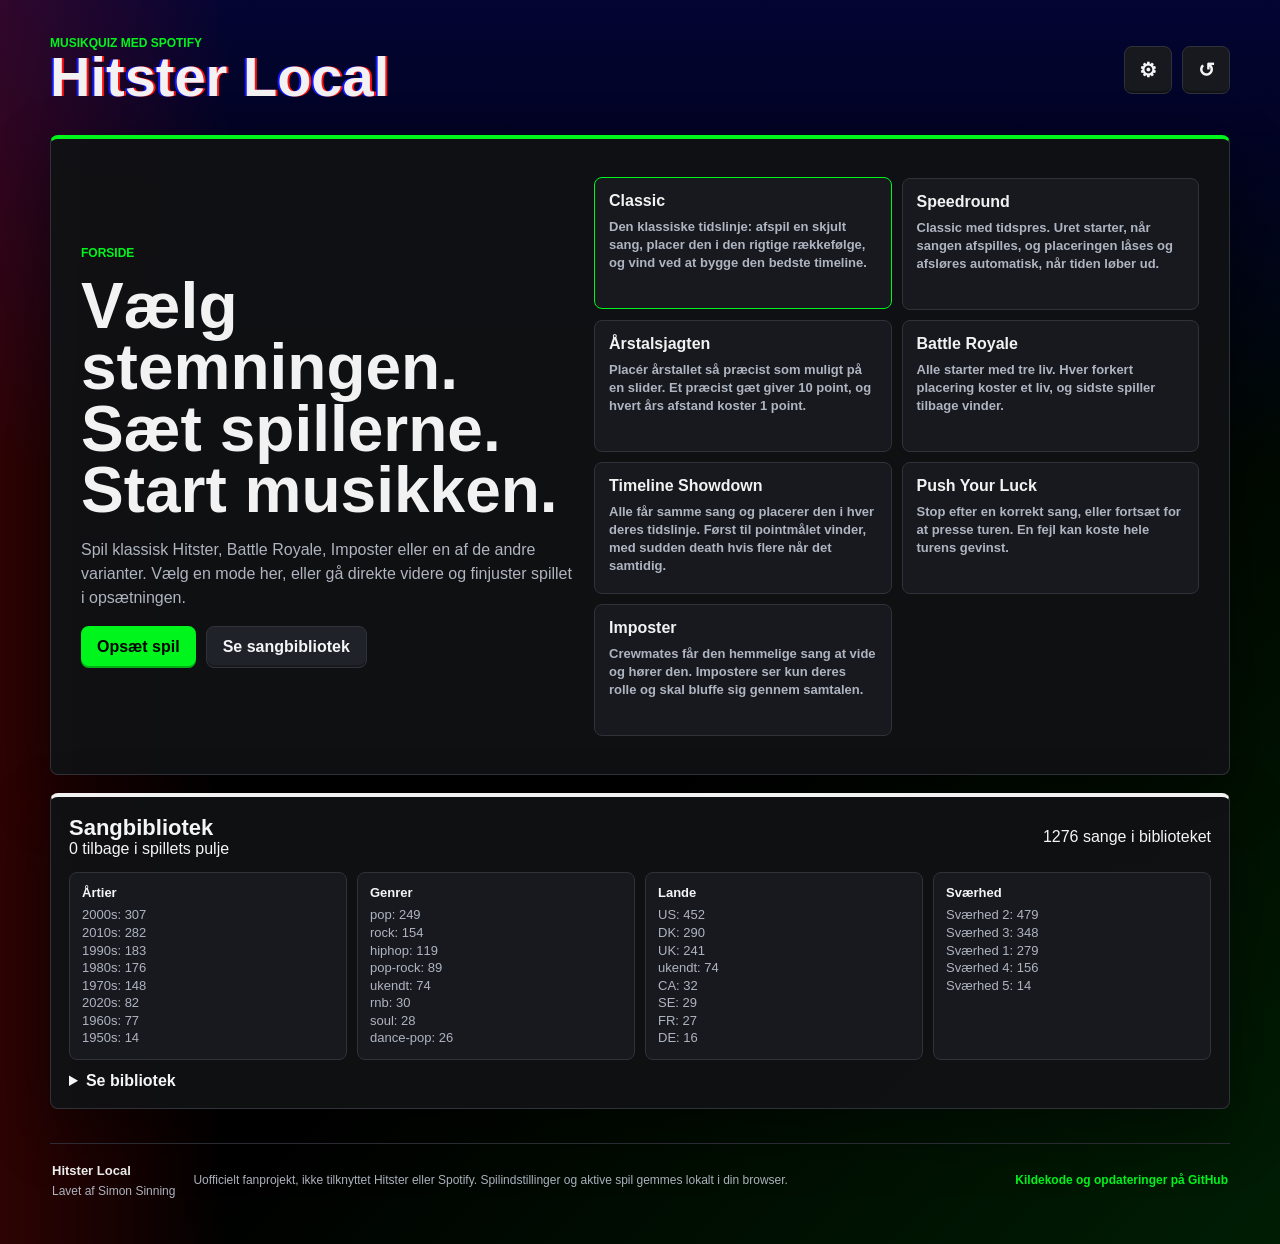
<file: spotify-connect-test/index.html>
<!doctype html>
<html lang="da">
  <head>
    <meta charset="utf-8" />
    <meta name="viewport" content="width=device-width, initial-scale=1" />
    <title>Hitster Local</title>
    <link rel="stylesheet" href="styles.css?v=footer-1" />
  </head>
  <body>
    <div class="app-shell">
      <header class="topbar">
        <div>
          <p class="eyebrow">Musikquiz med Spotify</p>
          <h1>Hitster Local</h1>
        </div>
        <div class="top-actions">
          <button class="icon-button" id="open-settings" type="button" title="Opsætning">⚙</button>
          <button class="icon-button" id="reset-game" type="button" title="Nyt spil">↺</button>
        </div>
      </header>

      <main>
        <section class="welcome-panel" id="welcome-panel">
          <div class="welcome-copy">
            <p class="eyebrow">Forside</p>
            <h2>Vælg stemningen. Sæt spillerne. Start musikken.</h2>
            <p>
              Spil klassisk Hitster, Battle Royale, Imposter eller en af de andre varianter.
              Vælg en mode her, eller gå direkte videre og finjuster spillet i opsætningen.
            </p>
            <div class="welcome-actions">
              <button id="open-setup" type="button">Opsæt spil</button>
              <button id="jump-library" class="ghost" type="button">Se sangbibliotek</button>
            </div>
          </div>
          <div class="welcome-mode-grid" id="welcome-mode-grid"></div>
        </section>

        <section class="setup-panel" id="setup-panel">
          <div class="panel-heading">
            <div>
              <p class="eyebrow">Trin 1</p>
              <h2>Opsætning</h2>
            </div>
            <p id="auth-status">Ikke logget ind.</p>
          </div>

          <details class="setup-guide primary-guide">
            <summary>Guide til Spotify Client ID</summary>
            <div class="guide-content">
              <div class="guide-callout">
                <strong>Hitsters redirect URI</strong>
                <div class="copy-row">
                  <code>http://127.0.0.1:5187/callback</code>
                  <button id="copy-redirect" class="ghost" type="button">Kopier</button>
                </div>
              </div>

              <ol class="guide-steps">
                <li>Gå til <a href="https://developer.spotify.com/dashboard" target="_blank" rel="noopener noreferrer">Spotify Developer Dashboard</a> og log ind med din Spotify-konto.</li>
                <li>Vælg <strong>Create app</strong>. Kald den fx <strong>Hitster Local</strong>, og vælg <strong>Web API</strong>, hvis Spotify spørger om API.</li>
                <li>Indsæt redirect URI'en ovenfor under <strong>Redirect URIs</strong>. Brug <code>127.0.0.1</code>, ikke <code>localhost</code>.</li>
                <li>Gem appen, åbn dens oversigt eller settings, og kopier feltet <strong>Client ID</strong>.</li>
                <li>Sæt Client ID'et ind her i Hitster, tryk <strong>Gem ID</strong>, og derefter <strong>Log ind</strong>.</li>
              </ol>

              <p class="guide-note">
                Du skal ikke bruge Client Secret til denne lokale browser-login. Spotify Premium skal være aktivt på kontoen, der styrer afspilningen.
              </p>
            </div>
          </details>

          <div class="setup-grid">
            <label>
              <span>Spotify Client ID</span>
              <input id="client-id" autocomplete="off" spellcheck="false" placeholder="Indsæt Client ID" />
            </label>

            <label>
              <span>Gamemode</span>
              <select id="game-mode">
                <option value="classic">Classic</option>
                <option value="generations">Battle of the Generations</option>
                <option value="battleRoyale">Battle Royale</option>
                <option value="sharedTimeline">Timeline Showdown</option>
                <option value="pushLuck">Push Your Luck</option>
                <option value="imposter">Imposter</option>
                <option value="puzzleRush">Puzzle Rush</option>
                <option value="speedRound">Speedround</option>
                <option value="exactYear">Årstalsjagten</option>
              </select>
            </label>

            <label id="song-pool-field">
              <span>Sangpulje</span>
              <select id="song-pool">
                <option value="main">Hitster-biblioteket</option>
                <option value="guilty">Guilty Pleasures</option>
                <option value="movies">Iconic Movie Songs</option>
                <option value="moviesHardcore">Hardcore Scores & Soundtracks</option>
                <option value="donDomingo">Don Domingo mode</option>
                <option value="imposterHits">Imposter-hits</option>
              </select>
            </label>

            <label>
              <span>Afspilningsenhed</span>
              <select id="device-select"></select>
            </label>

            <label>
              <span>Antal spillere</span>
              <select id="player-count">
                <option value="1">1 spiller</option>
                <option value="2">2 spillere</option>
                <option value="3">3 spillere</option>
                <option value="4">4 spillere</option>
                <option value="5">5 spillere</option>
                <option value="6">6 spillere</option>
                <option value="7">7 spillere</option>
                <option value="8">8 spillere</option>
                <option value="9">9 spillere</option>
                <option value="10">10 spillere</option>
                <option value="11">11 spillere</option>
                <option value="12">12 spillere</option>
              </select>
            </label>

            <label class="checkbox-label">
              <span>Spilregel</span>
              <input id="hitster-cards-mode" type="checkbox" />
              <strong>Hitster-kort</strong>
            </label>
          </div>

          <div class="player-name-grid" id="player-name-grid"></div>

          <div class="mode-panel" id="mode-panel">
            <div class="mode-summary-grid">
              <div>
              <p class="eyebrow" id="mode-eyebrow">Gamemode</p>
              <h2 id="mode-title">Classic</h2>
              <p id="mode-description">Den almindelige Hitster-pulje fra biblioteket.</p>
              </div>
              <div id="pool-summary">
                <p class="eyebrow">Sangpulje</p>
                <h2 id="pool-title">Hitster-biblioteket</h2>
                <p id="pool-description">Den faste lokale sangpulje.</p>
              </div>
            </div>
            <div class="generation-grid" id="generation-grid"></div>
          </div>

          <div class="setup-action-row">
            <div class="setup-toggles">
              <label class="toggle-row advanced-toggle">
                <input id="advanced-settings-toggle" type="checkbox" />
                <span>
                  <strong>Avancerede indstillinger</strong>
                  <small>Handicap, vinderkrav og sangfiltre</small>
                </span>
              </label>

              <label class="toggle-row">
                <input id="gamemaster-enabled" type="checkbox" />
                <span>
                  <strong>Gamemaster med</strong>
                  <small>Kan åbnes under spillet</small>
                </span>
              </label>

              <label class="toggle-row">
                <input id="random-start-enabled" type="checkbox" />
                <span>
                  <strong>Tilfældig startspiller</strong>
                  <small>Trækker lod om hvem der får første tur</small>
                </span>
              </label>
            </div>

            <div class="button-row setup-buttons">
              <button id="save-client" type="button">Gem ID</button>
              <button id="login" class="dark" type="button">Log ind</button>
              <button id="load-devices" class="dark" type="button">Hent enheder</button>
              <button id="start-game" type="button">Start spil</button>
            </div>
          </div>

          <div class="advanced-panel" id="advanced-panel">
            <div class="panel-heading compact-heading">
              <div>
                <h2>Spiller-handicap</h2>
                <p>Indstillingerne kan være forskellige for hver spiller.</p>
              </div>
            </div>

            <div class="advanced-player-grid" id="advanced-player-grid"></div>

            <div class="filter-panel">
              <div class="panel-heading compact-heading">
                <div>
                  <h2>Sangfiltre</h2>
                  <p>Fravælg genrer og årtier, som ikke skal være med i spillets pulje.</p>
                </div>
              </div>
              <div class="filter-columns">
                <div>
                  <strong>Udeluk genrer</strong>
                  <div class="filter-options" id="genre-exclusions"></div>
                </div>
                <div>
                  <strong>Udeluk årtier</strong>
                  <div class="filter-options" id="decade-exclusions"></div>
                </div>
              </div>
            </div>
          </div>

          <p class="tiny-note">
            Redirect URI i Spotify Developer skal være
            <code>http://127.0.0.1:5187/callback</code>.
          </p>
        </section>

        <section class="game-board">
          <div class="turn-panel">
            <div class="turn-header">
              <div>
                <p class="eyebrow">Aktuel tur</p>
                <h2 id="current-player">Start spillet</h2>
                <p id="turn-status">Start spillet, og afspil en skjult sang.</p>
              </div>
              <button id="gamemaster-toggle" class="gm-button" type="button" title="Gamemaster" aria-label="Gamemaster" aria-pressed="false">🧙</button>
            </div>

            <div class="gamemaster-panel" id="gamemaster-panel">
              <div class="gamemaster-grid" id="gamemaster-grid"></div>
            </div>

            <div class="song-actions" id="song-actions">
              <button id="play-track" class="action-button play" type="button" title="Afspil sang" aria-label="Afspil sang">
                <span class="action-icon icon-play" aria-hidden="true"></span>
                <span class="action-label">Afspil</span>
              </button>
              <button id="resume-track" class="action-button resume" type="button" title="Fortsæt sang" aria-label="Fortsæt sang">
                <span class="action-icon icon-resume" aria-hidden="true"></span>
                <span class="action-label">Fortsæt</span>
              </button>
              <button id="pause-track" class="action-button pause" type="button" title="Pause" aria-label="Pause">
                <span class="action-icon icon-pause" aria-hidden="true"></span>
                <span class="action-label">Pause</span>
              </button>
              <button id="reveal-track" class="action-button reveal" type="button" title="Afslør" aria-label="Afslør">
                <span class="action-icon icon-reveal" aria-hidden="true"></span>
                <span class="action-label">Afslør</span>
              </button>
              <button id="keep-card" class="action-button keep" type="button" title="Korrekt - behold" aria-label="Korrekt - behold">
                <span class="action-icon icon-keep" aria-hidden="true"></span>
                <span class="action-label">Behold</span>
              </button>
              <button id="discard-card" class="action-button discard" type="button" title="Forkert - kassér" aria-label="Forkert - kassér">
                <span class="action-icon icon-discard" aria-hidden="true"></span>
                <span class="action-label">Kassér</span>
              </button>
            </div>

            <div class="bonus-actions" id="bonus-actions">
              <button id="title-correct" class="ghost" type="button">Titel rigtig</button>
              <button id="artist-correct" class="ghost" type="button">Kunstner rigtig</button>
            </div>

            <div class="challenge-panel" id="challenge-panel">
              <div>
                <p class="eyebrow">Hitster-kort</p>
                <p id="challenge-status">Efter en placering kan en anden spiller udfordre.</p>
              </div>
              <div class="challenge-controls">
                <select id="challenger-select"></select>
                <button id="start-challenge" class="dark" type="button">Udfordr</button>
                <button id="cancel-challenge" class="ghost" type="button">Annuller</button>
              </div>
            </div>

            <div class="wavelength-panel" id="wavelength-panel"></div>
            <div class="mode-runtime-panel" id="mode-runtime-panel"></div>
          </div>

          <div class="players-grid" id="players-grid"></div>
        </section>

        <section class="library-panel" id="library-panel">
          <div class="panel-heading">
            <div>
              <h2>Sangbibliotek</h2>
              <p><span id="songs-left">0</span> tilbage i spillets pulje</p>
            </div>
            <p><span id="library-total">0</span> sange i biblioteket</p>
          </div>
          <div class="library-stats" id="library-stats"></div>
          <details>
            <summary>Se bibliotek</summary>
            <div class="library-tools">
              <input id="library-search" placeholder="Søg fx dansk, rock, 90s, Medina eller 2012" />
              <select id="library-decade-filter">
                <option value="">Alle årtier</option>
              </select>
              <select id="library-country-filter">
                <option value="">Alle lande</option>
              </select>
              <select id="library-genre-filter">
                <option value="">Alle genrer</option>
              </select>
            </div>
            <p class="library-result-note" id="library-result-note"></p>
            <div class="library-list" id="library-list"></div>
          </details>
        </section>
      </main>

      <footer class="site-footer">
        <div>
          <strong>Hitster Local</strong>
          <span>Lavet af Simon Sinning</span>
        </div>
        <p>
          Uofficielt fanprojekt, ikke tilknyttet Hitster eller Spotify.
          Spilindstillinger og aktive spil gemmes lokalt i din browser.
        </p>
        <a href="https://github.com/simonsinning/hitster-local" target="_blank" rel="noopener noreferrer">Kildekode og opdateringer på GitHub</a>
      </footer>
    </div>

    <div class="toast" id="toast" role="status" aria-live="polite"></div>

    <script src="song-library.js"></script>
    <script src="don-domingo-library.js"></script>
    <script src="imposter-library.js"></script>
    <script src="movie-song-library.js"></script>
    <script src="app.js?v=hide-wavelength-1"></script>
  </body>
</html>
</file>
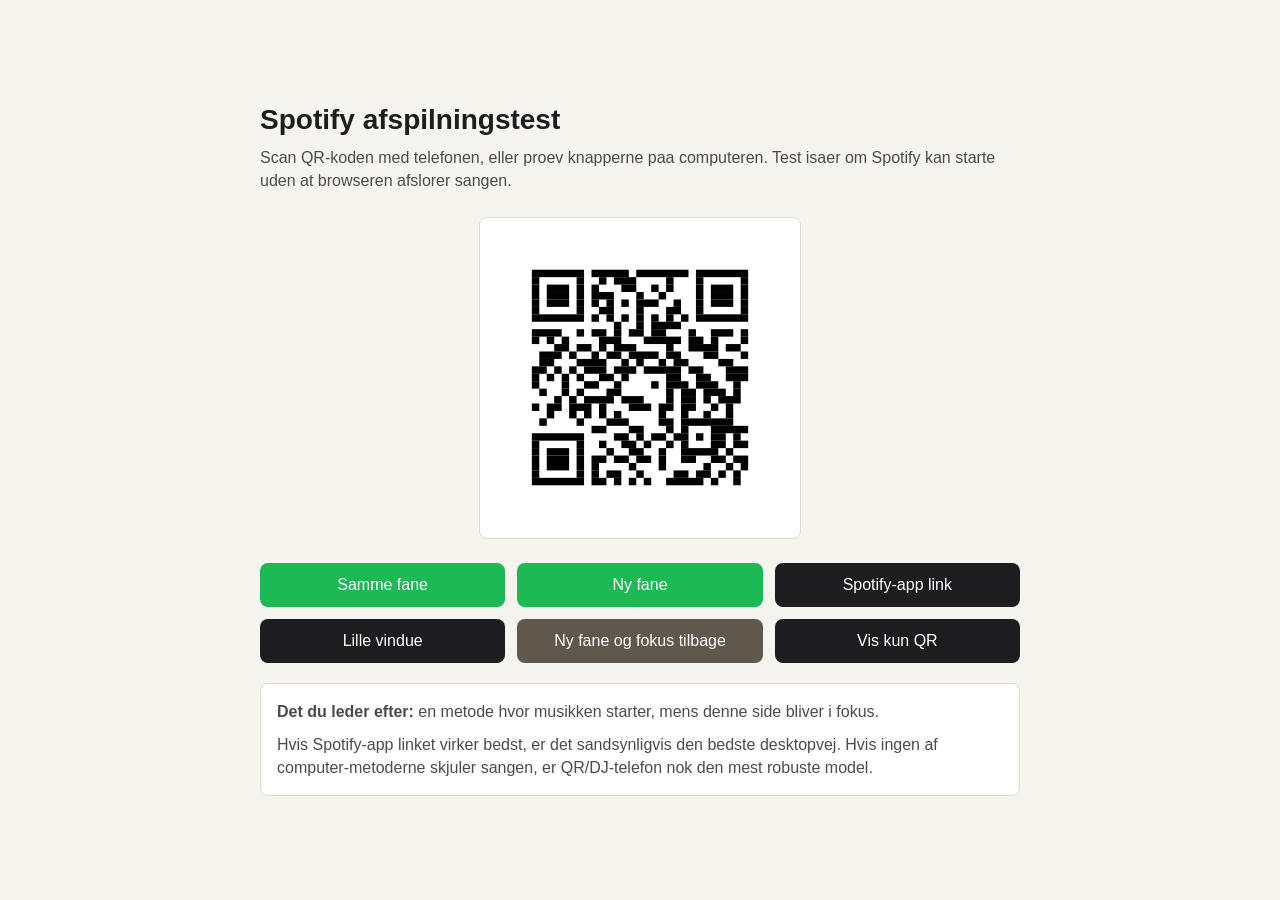
<file: hitster-spotify-test.html>
<!doctype html>
<html lang="da">
  <head>
    <meta charset="utf-8" />
    <meta name="viewport" content="width=device-width, initial-scale=1" />
    <title>Hitster Spotify-test</title>
    <style>
      :root {
        color-scheme: light;
        font-family: Arial, Helvetica, sans-serif;
        background: #f6f4ef;
        color: #1d1d1f;
      }

      body {
        margin: 0;
        min-height: 100vh;
        display: grid;
        place-items: center;
      }

      main {
        width: min(92vw, 760px);
        padding: 28px;
      }

      h1 {
        margin: 0 0 10px;
        font-size: 28px;
        line-height: 1.15;
      }

      p {
        margin: 0 0 20px;
        line-height: 1.45;
        color: #4b4b4b;
      }

      .qr-wrap {
        width: min(72vw, 320px);
        aspect-ratio: 1;
        display: grid;
        place-items: center;
        margin: 24px auto;
        background: white;
        border: 1px solid #dedbd2;
        border-radius: 8px;
      }

      img {
        width: 86%;
        height: 86%;
      }

      .actions {
        display: grid;
        grid-template-columns: repeat(auto-fit, minmax(210px, 1fr));
        gap: 12px;
      }

      a,
      button {
        display: inline-flex;
        align-items: center;
        justify-content: center;
        min-height: 44px;
        padding: 0 16px;
        border-radius: 8px;
        background: #1db954;
        color: white;
        text-decoration: none;
        font-weight: 700;
        border: 0;
        cursor: pointer;
        font: inherit;
        text-align: center;
      }

      a.secondary,
      button.secondary {
        background: #1d1d1f;
      }

      button.ghost {
        background: #60584d;
      }

      .notes {
        margin-top: 20px;
        padding: 16px;
        border: 1px solid #dedbd2;
        border-radius: 8px;
        background: white;
      }

      .notes p {
        margin-bottom: 10px;
      }

      .notes p:last-child {
        margin-bottom: 0;
      }
    </style>
  </head>
  <body>
    <main>
      <h1>Spotify afspilningstest</h1>
      <p>
        Scan QR-koden med telefonen, eller proev knapperne paa computeren. Test
        isaer om Spotify kan starte uden at browseren afslorer sangen.
      </p>

      <div class="qr-wrap">
        <img src="spotify-test-qr.svg" alt="Spotify QR-kode til test" />
      </div>

      <div class="actions">
        <a href="https://open.spotify.com/track/0GjEhVFGZW8afUYGChu3Rr">Samme fane</a>
        <a
          href="https://open.spotify.com/track/0GjEhVFGZW8afUYGChu3Rr"
          target="_blank"
          rel="noreferrer"
        >
          Ny fane
        </a>
        <a class="secondary" href="spotify:track:0GjEhVFGZW8afUYGChu3Rr">Spotify-app link</a>
        <button type="button" class="secondary" id="open-small-window">Lille vindue</button>
        <button type="button" class="ghost" id="open-backgroundish">Ny fane og fokus tilbage</button>
        <a class="secondary" href="spotify-test-qr.svg">Vis kun QR</a>
      </div>

      <div class="notes">
        <p><strong>Det du leder efter:</strong> en metode hvor musikken starter, mens denne side bliver i fokus.</p>
        <p>
          Hvis Spotify-app linket virker bedst, er det sandsynligvis den bedste desktopvej.
          Hvis ingen af computer-metoderne skjuler sangen, er QR/DJ-telefon nok den mest robuste model.
        </p>
      </div>
    </main>

    <script>
      const spotifyUrl = "https://open.spotify.com/track/0GjEhVFGZW8afUYGChu3Rr";

      document.getElementById("open-small-window").addEventListener("click", () => {
        window.open(
          spotifyUrl,
          "hitsterSpotifyTest",
          "popup=yes,width=360,height=240,left=40,top=40"
        );
      });

      document.getElementById("open-backgroundish").addEventListener("click", () => {
        const opened = window.open(spotifyUrl, "_blank", "noopener,noreferrer");
        window.focus();
        if (opened) {
          opened.blur();
        }
      });
    </script>
  </body>
</html>
</file>
<file: spotify-connect-test/styles.css>
:root {
  color-scheme: dark;
  --bg: #000000;
  --surface: #101114;
  --surface-2: #17191e;
  --surface-3: #202229;
  --ink: #f4f5f7;
  --muted: #aeb4c0;
  --line: #30323a;
  --white: #f2f2f2;
  --green: #00f51d;
  --green-dark: #00b815;
  --dark: #08090b;
  --amber: #f3c623;
  --red: #ff1111;
  --blue: #1017ff;
  --blue-soft: #3b54ff;
  --shadow: 0 22px 60px rgba(0, 0, 0, 0.38);
  font-family: Inter, Arial, Helvetica, sans-serif;
}

* {
  box-sizing: border-box;
}

body {
  margin: 0;
  min-height: 100vh;
  background:
    linear-gradient(90deg, rgba(255, 17, 17, 0.18), transparent 18%),
    linear-gradient(180deg, rgba(16, 23, 255, 0.2), transparent 38%),
    linear-gradient(135deg, transparent 55%, rgba(0, 245, 29, 0.12)),
    var(--bg);
  color: var(--ink);
}

button,
input,
select,
textarea {
  font: inherit;
}

button {
  min-height: 42px;
  border: 0;
  border-radius: 8px;
  padding: 0 16px;
  background: var(--green);
  color: #020402;
  cursor: pointer;
  font-weight: 750;
  box-shadow: inset 0 -2px 0 rgba(0, 0, 0, 0.28);
}

button:hover {
  filter: brightness(0.96);
}

button:disabled {
  cursor: not-allowed;
  opacity: 0.48;
}

button.dark {
  background: var(--surface-3);
  color: var(--ink);
}

button.warn {
  background: var(--amber);
  color: #181200;
}

button.danger {
  background: var(--red);
  color: #fff;
}

button.ghost {
  background: var(--surface-3);
  color: var(--ink);
  border: 1px solid var(--line);
}

.icon-button {
  width: 48px;
  height: 48px;
  padding: 0;
  background: var(--surface-2);
  color: var(--ink);
  border: 1px solid var(--line);
  font-size: 20px;
}

.app-shell {
  width: min(1180px, calc(100vw - 28px));
  margin: 0 auto;
  padding: 22px 0 44px;
}

.topbar,
.panel-heading,
.player-header {
  display: flex;
  align-items: center;
  justify-content: space-between;
  gap: 18px;
}

.topbar {
  margin-bottom: 18px;
  padding: 14px 0;
}

.top-actions,
.button-row {
  display: flex;
  flex-wrap: wrap;
  gap: 10px;
}

.song-actions {
  display: grid;
  grid-template-columns: repeat(6, minmax(82px, 118px));
  gap: clamp(12px, 2vw, 26px);
  width: 100%;
  justify-self: stretch;
  justify-content: center;
  justify-items: stretch;
}

.action-button {
  min-height: 86px;
  aspect-ratio: 1 / 1;
  display: grid;
  place-items: center;
  align-content: center;
  gap: 7px;
  padding: 8px;
  border: 1px solid rgba(255, 255, 255, 0.14);
  border-radius: 8px;
  color: #fff;
}

.action-icon {
  position: relative;
  display: grid;
  place-items: center;
  width: 42px;
  height: 42px;
  color: currentColor;
}

.action-icon::before,
.action-icon::after {
  content: "";
  position: absolute;
  display: block;
}

.icon-play::before,
.icon-resume::before {
  left: 13px;
  top: 9px;
  width: 0;
  height: 0;
  border-top: 12px solid transparent;
  border-bottom: 12px solid transparent;
  border-left: 18px solid currentColor;
}

.icon-resume::after {
  right: 7px;
  top: 10px;
  width: 4px;
  height: 22px;
  border-radius: 4px;
  background: currentColor;
}

.icon-pause::before,
.icon-pause::after {
  top: 9px;
  width: 8px;
  height: 24px;
  border-radius: 4px;
  background: currentColor;
}

.icon-pause::before {
  left: 11px;
}

.icon-pause::after {
  right: 11px;
}

.icon-reveal::before {
  left: 5px;
  top: 13px;
  width: 32px;
  height: 16px;
  border: 4px solid currentColor;
  border-radius: 50%;
}

.icon-reveal::after {
  left: 17px;
  top: 17px;
  width: 8px;
  height: 8px;
  border-radius: 50%;
  background: currentColor;
}

.icon-keep::before {
  left: 10px;
  top: 18px;
  width: 23px;
  height: 13px;
  border-left: 6px solid currentColor;
  border-bottom: 6px solid currentColor;
  transform: rotate(-45deg);
  border-radius: 2px;
}

.icon-discard::before,
.icon-discard::after {
  left: 8px;
  top: 18px;
  width: 27px;
  height: 6px;
  border-radius: 5px;
  background: currentColor;
}

.icon-discard::before {
  transform: rotate(45deg);
}

.icon-discard::after {
  transform: rotate(-45deg);
}

.action-label {
  max-width: 100%;
  font-size: 12px;
  font-weight: 900;
  line-height: 1.05;
  overflow-wrap: anywhere;
  text-align: center;
}

.action-button.play,
.action-button.keep {
  background: linear-gradient(180deg, var(--green), var(--green-dark));
  color: #001f05;
}

.action-button.resume {
  background: linear-gradient(180deg, var(--blue-soft), var(--blue));
}

.action-button.pause {
  background: linear-gradient(180deg, #f1f1f1, #bfc3cc);
  color: #050609;
}

.action-button.reveal {
  background: linear-gradient(180deg, #2b31ff, var(--blue));
}

.action-button.discard {
  background: linear-gradient(180deg, #ff3b3b, var(--red));
}

h1,
h2,
p {
  margin: 0;
}

h1 {
  font-size: clamp(32px, 5vw, 56px);
  line-height: 0.95;
  color: var(--white);
  text-shadow: 2px 0 0 var(--red), -2px 0 0 var(--blue);
}

h2 {
  font-size: 22px;
  line-height: 1.15;
}

.eyebrow {
  color: var(--green);
  font-size: 12px;
  font-weight: 850;
  letter-spacing: 0;
  text-transform: uppercase;
}

.welcome-panel,
.setup-panel,
.turn-panel,
.player-panel,
.library-panel {
  background: rgba(16, 17, 20, 0.94);
  border: 1px solid var(--line);
  border-radius: 8px;
  box-shadow: var(--shadow);
}

.turn-panel {
  border-top: 4px solid var(--blue-soft);
}

.library-panel {
  border-top: 4px solid var(--white);
}

.welcome-panel {
  display: grid;
  grid-template-columns: minmax(280px, 0.9fr) minmax(320px, 1.1fr);
  gap: 18px;
  align-items: stretch;
  min-height: min(640px, calc(100vh - 138px));
  margin-bottom: 18px;
  padding: clamp(18px, 3vw, 30px);
  border-top: 4px solid var(--green);
  animation: panelIn 260ms ease both;
}

.welcome-copy {
  display: grid;
  align-content: center;
  gap: 16px;
}

.welcome-copy h2 {
  max-width: 660px;
  font-size: clamp(34px, 5vw, 64px);
  line-height: 0.96;
  color: var(--white);
}

.welcome-copy p:not(.eyebrow) {
  max-width: 620px;
  color: var(--muted);
  font-size: 16px;
  line-height: 1.5;
}

.welcome-actions {
  display: flex;
  flex-wrap: wrap;
  gap: 10px;
}

.welcome-mode-grid {
  display: grid;
  grid-template-columns: repeat(2, minmax(0, 1fr));
  gap: 10px;
  align-content: center;
}

.welcome-mode-card {
  min-height: 132px;
  display: grid;
  align-content: start;
  gap: 8px;
  padding: 14px;
  border: 1px solid var(--line);
  border-radius: 8px;
  background: var(--surface-2);
  color: var(--ink);
  text-align: left;
  box-shadow: none;
}

.welcome-mode-card:hover,
.welcome-mode-card.active {
  border-color: var(--green);
  transform: translateY(-1px);
}

.welcome-mode-card strong {
  color: var(--white);
  font-size: 16px;
  line-height: 1.15;
}

.welcome-mode-card span {
  color: var(--muted);
  font-size: 13px;
  line-height: 1.38;
}

.setup-panel {
  border-top: 4px solid var(--red);
}

.setup-panel,
.library-panel {
  padding: 18px;
  margin-bottom: 16px;
}

.setup-panel.collapsed {
  display: none;
}

.setup-panel,
.game-board,
.library-panel {
  animation: panelIn 240ms ease both;
}

@keyframes panelIn {
  from {
    opacity: 0;
    transform: translateY(12px);
  }
  to {
    opacity: 1;
    transform: translateY(0);
  }
}

.setup-grid {
  display: grid;
  grid-template-columns: repeat(auto-fit, minmax(180px, 1fr));
  gap: 12px;
  margin: 16px 0;
}

.checkbox-label input {
  width: auto;
  min-height: auto;
  margin-right: 8px;
}

.checkbox-label strong {
  font-size: 15px;
  color: var(--ink);
}

.checkbox-label.disabled {
  opacity: 0.48;
}

.setup-grid label.disabled {
  opacity: 0.52;
}

.checkbox-label.disabled,
.checkbox-label.disabled input,
.setup-grid label.disabled select {
  cursor: not-allowed;
}

.player-name-grid {
  display: grid;
  grid-template-columns: repeat(auto-fit, minmax(160px, 1fr));
  gap: 12px;
  margin: 0 0 16px;
}

.mode-panel {
  display: none;
  gap: 12px;
  margin: 0 0 18px;
  padding: 14px;
  border: 1px solid var(--line);
  border-radius: 8px;
  background: rgba(23, 25, 30, 0.78);
}

.mode-panel.active {
  display: grid;
}

.mode-summary-grid {
  display: grid;
  grid-template-columns: repeat(2, minmax(0, 1fr));
  gap: 12px;
}

.mode-summary-grid > div {
  min-width: 0;
}

.mode-summary-grid > div.disabled {
  opacity: 0.62;
}

.mode-panel h2 {
  font-size: 18px;
}

.mode-panel p:not(.eyebrow) {
  margin-top: 4px;
  color: var(--muted);
  font-size: 14px;
  line-height: 1.45;
}

.generation-grid {
  display: grid;
  grid-template-columns: repeat(auto-fit, minmax(170px, 1fr));
  gap: 10px;
}

.generation-row {
  display: grid;
  gap: 7px;
  padding: 12px;
  border: 1px solid var(--line);
  border-radius: 8px;
  background: var(--surface-2);
}

.generation-row strong {
  color: var(--white);
  font-size: 14px;
}

.mode-rule-card {
  grid-column: 1 / -1;
  padding: 12px;
  border: 1px solid var(--line);
  border-radius: 8px;
  background: var(--surface-2);
}

.mode-rule-card strong {
  color: var(--white);
  font-size: 14px;
}

.mode-rule-card p {
  margin-top: 5px;
  color: var(--muted);
  font-size: 13px;
  line-height: 1.4;
}

.shared-timeline-settings,
.push-luck-settings,
.speed-round-settings,
.exact-year-settings,
.imposter-settings {
  display: grid;
  grid-template-columns: minmax(220px, 1fr) minmax(140px, 180px);
  gap: 12px;
  align-items: end;
}

.shared-order-toggle {
  grid-column: 1 / -1;
}

.wavelength-settings {
  grid-column: 1 / -1;
  display: grid;
  grid-template-columns: minmax(220px, 1fr) minmax(140px, 180px);
  gap: 12px;
  align-items: end;
}

.wavelength-win-setting {
  display: grid;
  gap: 7px;
}

.wavelength-category-editor {
  grid-column: 1 / -1;
  display: grid;
  gap: 12px;
  padding: 12px;
  border: 1px solid var(--line);
  border-radius: 8px;
  background: var(--surface-2);
}

.wavelength-category-editor strong {
  color: var(--white);
  font-size: 14px;
}

.wavelength-category-editor textarea {
  min-height: 210px;
  line-height: 1.45;
}

.manual-category-field {
  display: grid;
  gap: 7px;
  margin-top: 12px;
  max-width: 520px;
}

.setup-action-row {
  display: flex;
  align-items: center;
  justify-content: space-between;
  gap: 12px;
  margin-bottom: 14px;
}

.primary-guide {
  margin: 14px 0 4px;
  padding: 0;
  border: 1px solid var(--line);
  border-radius: 8px;
  background: var(--surface-2);
}

.primary-guide summary {
  min-height: 46px;
  display: flex;
  align-items: center;
  padding: 0 13px;
}

.primary-guide .guide-content {
  padding: 0 13px 13px;
}

.setup-toggles,
.setup-buttons {
  display: flex;
  flex-wrap: wrap;
  gap: 10px;
}

.setup-buttons {
  justify-content: flex-end;
  margin-left: auto;
}

.toggle-row {
  display: flex;
  align-items: center;
  gap: 10px;
  width: fit-content;
  max-width: 100%;
  padding: 10px 12px;
  border: 1px solid var(--line);
  border-radius: 8px;
  background: var(--surface-2);
}

.toggle-row input {
  width: auto;
  min-height: auto;
  accent-color: var(--green);
}

.toggle-row span {
  display: grid;
  gap: 2px;
}

.toggle-row strong {
  color: var(--ink);
  font-size: 14px;
}

.toggle-row small {
  color: var(--muted);
  font-size: 12px;
  line-height: 1.25;
}

.advanced-toggle {
  margin-bottom: 0;
}

.advanced-panel,
.gamemaster-panel {
  display: none;
  gap: 14px;
  width: 100%;
  padding: 14px;
  border: 1px solid var(--line);
  border-radius: 8px;
  background: rgba(23, 25, 30, 0.78);
}

.advanced-panel.active,
.gamemaster-panel.active {
  display: grid;
}

.compact-heading {
  align-items: flex-start;
}

.compact-heading h2 {
  font-size: 18px;
}

.compact-heading p {
  margin-top: 4px;
  color: var(--muted);
  font-size: 13px;
  line-height: 1.35;
}

.advanced-player-grid,
.gamemaster-grid {
  display: grid;
  gap: 10px;
}

.advanced-player-row,
.gamemaster-row {
  display: grid;
  grid-template-columns: minmax(130px, 1fr) minmax(110px, 150px) minmax(110px, 150px) minmax(105px, auto);
  gap: 10px;
  align-items: end;
  padding: 12px;
  border: 1px solid var(--line);
  border-radius: 8px;
  background: var(--surface-2);
}

.gamemaster-row {
  grid-template-columns: minmax(130px, 1fr) minmax(96px, 130px) minmax(110px, 150px) minmax(110px, 150px);
}

.wavelength-gamemaster-round {
  grid-template-columns: minmax(130px, 0.8fr) minmax(96px, 130px) minmax(96px, 130px) minmax(220px, 1.4fr);
}

.wavelength-gamemaster-player {
  grid-template-columns: minmax(130px, 1fr) minmax(96px, 130px) minmax(120px, auto);
}

.battle-royale-gamemaster-player {
  grid-template-columns: minmax(130px, 1fr) minmax(96px, 130px) minmax(96px, 130px);
}

.shared-timeline-gamemaster-round,
.shared-timeline-gamemaster-player {
  grid-template-columns: minmax(130px, 1fr) minmax(96px, 130px);
}

.push-luck-gamemaster-round {
  grid-template-columns: minmax(130px, 1fr) minmax(96px, 130px) minmax(96px, 130px);
}

.advanced-player-row h3,
.gamemaster-row h3 {
  margin: 0;
  color: var(--white);
  font-size: 16px;
  line-height: 1.15;
}

.advanced-player-row p,
.gamemaster-row p {
  margin-top: 4px;
  color: var(--muted);
  font-size: 12px;
}

.inline-check {
  min-height: 42px;
  display: flex;
  align-items: center;
  gap: 8px;
  padding: 0 10px;
  border: 1px solid var(--line);
  border-radius: 8px;
  background: #050609;
}

.inline-check input {
  width: auto;
  min-height: auto;
  accent-color: var(--green);
}

.inline-check span {
  margin: 0;
  color: var(--ink);
}

.filter-panel {
  display: grid;
  gap: 12px;
  padding-top: 12px;
  border-top: 1px solid var(--line);
}

.filter-columns {
  display: grid;
  grid-template-columns: repeat(2, minmax(220px, 1fr));
  gap: 14px;
}

.filter-columns strong {
  display: block;
  margin-bottom: 8px;
  color: var(--white);
  font-size: 14px;
}

.filter-options {
  display: grid;
  gap: 8px;
  align-content: start;
}

.filter-group {
  border: 1px solid var(--line);
  border-radius: 8px;
  background: #050609;
  overflow: hidden;
}

.filter-group summary {
  display: flex;
  align-items: center;
  gap: 9px;
  min-height: 40px;
  padding: 0 11px;
  list-style: none;
}

.filter-group summary::-webkit-details-marker {
  display: none;
}

.filter-group summary::after {
  content: "+";
  margin-left: auto;
  color: var(--green);
  font-weight: 900;
}

.filter-group[open] summary::after {
  content: "-";
}

.filter-group summary input {
  width: auto;
  min-height: auto;
  accent-color: var(--red);
}

.filter-group summary span {
  margin: 0;
  color: var(--white);
}

.filter-group small {
  color: var(--muted);
  font-size: 12px;
}

.filter-suboptions {
  display: flex;
  flex-wrap: wrap;
  gap: 8px;
  padding: 0 10px 10px;
}

.filter-chip {
  display: inline-flex;
  align-items: center;
  gap: 7px;
  min-height: 34px;
  padding: 7px 10px;
  border: 1px solid var(--line);
  border-radius: 8px;
  background: #050609;
  color: var(--ink);
  font-size: 13px;
  font-weight: 750;
}

.filter-chip input {
  width: auto;
  min-height: auto;
  accent-color: var(--red);
}

label span {
  display: block;
  margin-bottom: 7px;
  color: var(--muted);
  font-size: 13px;
  font-weight: 700;
}

input,
select,
textarea {
  width: 100%;
  min-height: 42px;
  border: 1px solid var(--line);
  border-radius: 8px;
  padding: 0 12px;
  background: #050609;
  color: var(--ink);
}

textarea {
  min-height: 132px;
  padding: 12px;
  resize: vertical;
}

code {
  padding: 2px 5px;
  border-radius: 5px;
  background: var(--surface-3);
}

.tiny-note {
  margin-top: 12px;
  color: var(--muted);
  font-size: 13px;
}

.setup-guide {
  margin-top: 14px;
  padding-top: 12px;
  border-top: 1px solid var(--line);
}

.guide-content {
  display: grid;
  gap: 12px;
  margin-top: 12px;
}

.guide-callout {
  display: grid;
  gap: 8px;
  padding: 12px;
  border: 1px solid var(--line);
  border-radius: 8px;
  background: var(--surface-2);
}

.guide-callout strong,
.guide-steps strong {
  color: var(--white);
}

.copy-row {
  display: flex;
  flex-wrap: wrap;
  gap: 10px;
  align-items: center;
}

.copy-row code {
  flex: 1 1 260px;
  min-height: 42px;
  display: inline-flex;
  align-items: center;
  overflow-wrap: anywhere;
}

.guide-steps {
  display: grid;
  gap: 10px;
  margin: 0;
  padding-left: 22px;
  color: var(--muted);
  line-height: 1.42;
}

.guide-steps li::marker {
  color: var(--green);
  font-weight: 900;
}

.guide-steps a {
  color: var(--green);
  font-weight: 800;
}

.guide-note {
  color: var(--muted);
  font-size: 13px;
  line-height: 1.45;
}

.game-board {
  display: grid;
  gap: 16px;
  margin-bottom: 22px;
}

.turn-panel {
  padding: 18px;
  display: grid;
  gap: 16px;
  align-items: stretch;
  justify-content: stretch;
  justify-items: stretch;
}

.turn-panel > * {
  width: 100%;
}

.turn-header {
  display: flex;
  align-items: flex-start;
  justify-content: space-between;
  gap: 14px;
}

.gm-button {
  width: 48px;
  min-width: 48px;
  height: 48px;
  min-height: 48px;
  display: grid;
  place-items: center;
  justify-self: end;
  padding: 0;
  border: 1px solid var(--line);
  border-radius: 8px;
  background: var(--surface-2);
  color: var(--ink);
  font-size: 24px;
  line-height: 1;
}

.gm-button.active {
  border-color: var(--green);
  box-shadow: 0 0 0 3px rgba(0, 245, 29, 0.18);
}

.gm-button.hidden {
  display: none;
}

.hidden {
  display: none !important;
}

#turn-status {
  margin-top: 6px;
  color: var(--muted);
}

.bonus-actions,
.challenge-panel {
  display: none;
}

.bonus-actions.active {
  display: grid;
  grid-template-columns: repeat(2, minmax(148px, 180px));
  gap: 10px;
  width: 100%;
  justify-self: stretch;
  justify-content: center;
}

.bonus-actions.active.soundtrack-bonus {
  grid-template-columns: minmax(180px, 260px);
}

.bonus-actions button.hidden {
  display: none;
}

.bonus-actions button.active {
  background: var(--green);
  color: #001f05;
  border-color: transparent;
}

.bonus-actions button::before {
  content: "✓";
  margin-right: 8px;
}

.bonus-actions button:not(.active)::before {
  content: "+";
  color: #fff;
}

.challenge-panel.active {
  display: flex;
  align-items: center;
  justify-content: space-between;
  gap: 14px;
  width: 100%;
  justify-self: stretch;
  padding-top: 12px;
  border-top: 1px solid var(--line);
}

.challenge-controls {
  display: flex;
  flex: 1;
  flex-wrap: wrap;
  gap: 10px;
  justify-content: flex-end;
  margin-left: auto;
}

.challenge-controls select {
  flex: 1 1 180px;
  min-width: 180px;
  max-width: 280px;
}

.wavelength-panel {
  display: none;
  width: 100%;
  gap: 14px;
}

.wavelength-panel.active {
  display: grid;
}

.mode-runtime-panel {
  display: none;
  width: 100%;
}

.mode-runtime-panel.active {
  display: block;
}

.speed-clock,
.exact-year-control {
  padding: 14px;
  border: 1px solid var(--line);
  border-radius: 8px;
  background: var(--surface-2);
}

.speed-clock {
  display: grid;
  grid-template-columns: minmax(150px, 220px) 1fr;
  gap: 18px;
  align-items: center;
}

.speed-clock > div,
.exact-year-heading > div {
  display: grid;
  gap: 3px;
}

.speed-clock span,
.exact-year-heading span,
.exact-year-heading small,
.exact-year-scale,
.empty-history {
  color: var(--muted);
  font-size: 12px;
}

.speed-clock strong {
  color: var(--white);
  font-size: 24px;
}

.speed-clock strong b {
  color: var(--green);
  font-size: 34px;
}

.speed-clock progress {
  width: 100%;
  height: 14px;
  accent-color: var(--green);
}

.speed-clock.urgent {
  border-color: rgba(255, 17, 17, 0.66);
}

.speed-clock.urgent strong b {
  color: var(--red);
}

.speed-clock.urgent progress {
  accent-color: var(--red);
}

.exact-year-control {
  display: grid;
  gap: 12px;
}

.exact-year-heading,
.exact-year-scale {
  display: flex;
  justify-content: space-between;
  align-items: flex-end;
  gap: 12px;
}

.exact-year-heading output {
  color: var(--green);
  font-size: 38px;
  line-height: 1;
  font-weight: 900;
}

.exact-year-control input[type="range"] {
  width: 100%;
  accent-color: var(--green);
}

.exact-year-control.revealed {
  border-color: rgba(0, 245, 29, 0.45);
}

.exact-year-player {
  min-height: 260px;
}

.exact-year-history {
  display: grid;
  gap: 8px;
  margin-top: 16px;
  max-height: 430px;
  overflow: auto;
}

.exact-year-history-row {
  display: grid;
  grid-template-columns: minmax(120px, 1fr) auto;
  gap: 12px;
  align-items: center;
  padding: 10px 12px;
  border: 1px solid var(--line);
  border-radius: 8px;
  background: var(--surface-2);
}

.exact-year-history-row > div {
  display: grid;
  gap: 3px;
}

.exact-year-history-row span {
  color: var(--muted);
  font-size: 12px;
}

.exact-year-result {
  text-align: right;
}

.wavelength-top {
  display: grid;
  grid-template-columns: minmax(220px, 1fr) minmax(170px, 220px);
  gap: 14px;
  align-items: stretch;
  width: 100%;
}

.wavelength-top h2 {
  margin-top: 4px;
  font-size: clamp(22px, 3vw, 34px);
}

.wavelength-top p,
.wavelength-rules,
.wavelength-score-note {
  color: var(--muted);
  font-size: 13px;
  line-height: 1.35;
}

.target-box {
  display: grid;
  place-items: center;
  gap: 8px;
  padding: 14px;
  border: 1px solid var(--line);
  border-radius: 8px;
  background: var(--surface-2);
  text-align: center;
}

.target-box.visible {
  border-color: var(--green);
  box-shadow: 0 0 0 3px rgba(0, 245, 29, 0.16);
}

.target-box span {
  color: var(--muted);
  font-size: 12px;
  font-weight: 800;
  text-transform: uppercase;
}

.target-box strong {
  color: var(--green);
  font-size: 54px;
  line-height: 0.95;
}

.target-box button {
  min-height: 34px;
  padding: 0 12px;
}

.wavelength-rules,
.wavelength-final,
.wavelength-slider-row {
  padding: 12px;
  border: 1px solid var(--line);
  border-radius: 8px;
  background: var(--surface-2);
}

.wavelength-sliders {
  display: grid;
  gap: 10px;
}

.wavelength-slider-row {
  display: grid;
  grid-template-columns: minmax(160px, 0.8fr) minmax(160px, 1fr) 42px;
  gap: 12px;
  align-items: center;
}

.wavelength-slider-row small {
  display: block;
  margin-top: 3px;
  color: var(--muted);
  font-size: 12px;
}

.wavelength-slider-row input[type="range"] {
  width: 100%;
}

.wavelength-slider-row output {
  min-width: 42px;
  padding: 7px 9px;
  border-radius: 8px;
  background: var(--surface-3);
  color: var(--white);
  text-align: center;
  font-weight: 900;
}

.wavelength-final {
  display: grid;
  gap: 12px;
}

.wavelength-final .wavelength-slider-row {
  padding: 0;
  border: 0;
  background: transparent;
}

.imposter-top .target-box small {
  color: var(--muted);
  font-size: 12px;
}

.imposter-name-grid {
  display: grid;
  grid-template-columns: repeat(auto-fit, minmax(160px, 1fr));
  gap: 10px;
}

.imposter-name-grid button {
  min-height: 76px;
  display: grid;
  gap: 4px;
  align-content: center;
  text-align: left;
}

.imposter-name-grid button span {
  color: currentColor;
  font-size: 12px;
  opacity: 0.78;
}

.imposter-reveal-card,
.imposter-solution,
.imposter-player-body {
  padding: 14px;
  border: 1px solid var(--line);
  border-radius: 8px;
  background: var(--surface-2);
}

.imposter-reveal-card {
  display: grid;
  gap: 12px;
  text-align: center;
}

.imposter-reveal-card h2 {
  font-size: clamp(28px, 4vw, 44px);
}

.imposter-reveal-card p {
  max-width: 620px;
  margin: 0 auto;
  color: var(--muted);
  line-height: 1.4;
}

.imposter-reveal-card.is-imposter {
  border-color: rgba(255, 17, 17, 0.6);
  box-shadow: 0 0 0 3px rgba(255, 17, 17, 0.13);
}

.imposter-reveal-card.is-crewmate {
  border-color: rgba(0, 245, 29, 0.54);
  box-shadow: 0 0 0 3px rgba(0, 245, 29, 0.12);
}

.imposter-song-card {
  display: grid;
  gap: 5px;
  padding: 12px;
  border: 1px solid var(--line);
  border-radius: 8px;
  background: var(--surface-3);
}

.imposter-song-card strong {
  color: var(--white);
  font-size: 20px;
}

.imposter-song-card span {
  color: var(--muted);
  font-size: 13px;
}

.imposter-solution {
  display: grid;
  gap: 10px;
}

.imposter-player {
  min-height: 170px;
}

.imposter-player.seen::before {
  background: linear-gradient(90deg, var(--green), var(--blue-soft));
}

.imposter-player-body {
  margin-top: 16px;
  color: var(--muted);
  font-size: 13px;
  line-height: 1.35;
}

.players-grid {
  display: grid;
  grid-template-columns: repeat(auto-fit, minmax(260px, 1fr));
  gap: 16px;
  align-items: start;
}

.player-panel {
  padding: 16px;
  min-height: 420px;
  position: relative;
  overflow: hidden;
}

.player-panel::before {
  content: "";
  position: absolute;
  inset: 0 0 auto;
  height: 4px;
  background: var(--red);
}

.player-panel:nth-child(2n)::before {
  background: var(--blue-soft);
}

.player-panel:nth-child(3n)::before {
  background: var(--green);
}

.player-panel:nth-child(4n)::before {
  background: var(--white);
}

.player-panel.active {
  border-color: var(--green);
  box-shadow: 0 0 0 3px rgba(0, 245, 29, 0.2), var(--shadow);
}

.player-panel.eliminated {
  opacity: 0.58;
}

.player-panel.eliminated::before {
  background: var(--line);
}

.player-era {
  margin-top: 4px;
  color: var(--muted);
  font-size: 12px;
  font-weight: 750;
}

.player-header strong {
  min-width: 64px;
  padding: 8px 10px;
  border-radius: 8px;
  background: var(--surface-3);
  color: var(--white);
  text-align: center;
}

.player-meta {
  display: flex;
  align-items: center;
  gap: 8px;
}

.hitster-count {
  min-width: 58px;
  display: inline-flex;
  align-items: center;
  justify-content: center;
  gap: 7px;
  padding: 8px 9px;
  border-radius: 8px;
  background: linear-gradient(135deg, var(--blue), var(--red));
  color: #fff;
  text-align: center;
  font-weight: 900;
}

.life-count {
  min-width: 62px;
  padding: 8px 10px;
  border-radius: 8px;
  background: rgba(255, 17, 17, 0.16);
  border: 1px solid rgba(255, 17, 17, 0.48);
  color: var(--white);
  text-align: center;
  font-weight: 900;
}

.card-stack {
  position: relative;
  width: 18px;
  height: 22px;
  border-radius: 4px;
  background: var(--white);
  box-shadow: -4px 3px 0 rgba(255, 255, 255, 0.58);
}

.card-stack::after {
  content: "";
  position: absolute;
  inset: 4px;
  border-radius: 2px;
  background: var(--red);
}

.timeline {
  display: flex;
  flex-direction: column;
  gap: 0;
  margin-top: 16px;
}

.song-card {
  min-height: 86px;
  display: grid;
  align-content: space-between;
  gap: 8px;
  padding: 12px 14px;
  border-radius: 8px;
  background: linear-gradient(180deg, var(--surface-3), var(--surface-2));
  border: 1px solid var(--line);
}

.song-card.pending {
  border: 2px dashed var(--blue);
  background: rgba(16, 23, 255, 0.18);
}

.song-card.pending.correct {
  border-color: var(--green);
  background: rgba(0, 245, 29, 0.15);
}

.song-card.pending.wrong {
  border-color: var(--red);
  background: rgba(255, 17, 17, 0.15);
}

.song-card.challenge {
  border: 2px dashed var(--amber);
  background: rgba(243, 198, 35, 0.13);
}

.song-card.challenge.correct {
  border-color: var(--green);
  background: rgba(0, 245, 29, 0.15);
}

.song-card.challenge.wrong {
  border-color: var(--red);
  background: rgba(255, 17, 17, 0.15);
}

.song-year {
  font-size: 24px;
  font-weight: 900;
  color: var(--green);
}

.song-title {
  font-size: 14px;
  font-weight: 800;
  line-height: 1.18;
}

.song-artist {
  color: var(--muted);
  font-size: 12px;
  line-height: 1.2;
}

.song-context {
  margin-top: 3px;
  color: var(--amber);
  font-size: 12px;
  font-weight: 750;
  line-height: 1.2;
}

.slot-button {
  position: relative;
  min-height: 34px;
  margin: 4px 0;
  padding: 0;
  border: 1px dashed transparent;
  border-radius: 8px;
  background: transparent;
  color: var(--blue);
}

.slot-button::before {
  content: "";
  position: absolute;
  left: 18px;
  right: 18px;
  top: 50%;
  border-top: 2px dashed #454957;
}

.slot-button::after {
  content: "+";
  position: relative;
  z-index: 1;
  display: inline-grid;
  place-items: center;
  width: 28px;
  height: 28px;
  border-radius: 50%;
  background: var(--surface);
  border: 2px solid var(--blue);
  color: var(--white);
  font-size: 20px;
  line-height: 1;
}

.slot-button:hover,
.slot-button.selected {
  border-color: rgba(59, 84, 255, 0.55);
  background: rgba(59, 84, 255, 0.16);
}

.slot-button.selected::after {
  content: "+";
  background: var(--blue);
  color: #fff;
}

.slot-button.challenge-slot {
  color: var(--amber);
}

.slot-button.challenge-slot::after {
  border-color: var(--amber);
  color: var(--amber);
}

.slot-button.challenge-slot.selected::after {
  background: var(--amber);
  color: #fff;
}

details {
  margin-top: 12px;
}

summary {
  cursor: pointer;
  font-weight: 800;
}

details textarea {
  margin-top: 12px;
}

.library-stats {
  display: grid;
  grid-template-columns: repeat(auto-fit, minmax(180px, 1fr));
  gap: 10px;
  margin: 14px 0 8px;
}

.library-stat {
  padding: 12px;
  border: 1px solid var(--line);
  border-radius: 8px;
  background: var(--surface-2);
}

.library-stat strong {
  display: block;
  margin-bottom: 6px;
  font-size: 13px;
}

.library-stat p {
  color: var(--muted);
  font-size: 13px;
  line-height: 1.35;
}

.library-tools {
  display: grid;
  grid-template-columns: minmax(240px, 1fr) repeat(3, minmax(130px, 170px));
  gap: 10px;
  margin: 12px 0;
}

.library-result-note {
  margin: 0 0 10px;
  color: var(--muted);
  font-size: 13px;
}

.library-list {
  display: grid;
  gap: 8px;
  max-height: 560px;
  overflow: auto;
  padding-right: 4px;
}

.library-row {
  display: grid;
  grid-template-columns: 58px minmax(170px, 1fr) minmax(120px, 0.55fr);
  gap: 10px;
  align-items: center;
  padding: 10px 12px;
  border: 1px solid var(--line);
  border-radius: 8px;
  background: var(--surface-2);
}

.library-row strong {
  font-size: 14px;
}

.library-row span,
.library-row small {
  color: var(--muted);
  font-size: 12px;
}

.site-footer {
  display: grid;
  grid-template-columns: auto minmax(260px, 1fr) auto;
  gap: 18px;
  align-items: center;
  margin-top: 34px;
  padding: 18px 2px 0;
  border-top: 1px solid var(--line);
  color: var(--muted);
  font-size: 12px;
  line-height: 1.45;
}

.site-footer > div {
  display: grid;
  gap: 2px;
}

.site-footer strong {
  color: var(--white);
  font-size: 13px;
}

.site-footer p {
  margin: 0;
}

.site-footer a {
  color: var(--green);
  font-weight: 800;
  text-decoration: none;
}

.site-footer a:hover {
  text-decoration: underline;
}

.toast {
  position: fixed;
  right: 18px;
  bottom: 18px;
  max-width: min(420px, calc(100vw - 36px));
  padding: 13px 15px;
  border-radius: 8px;
  background: var(--surface-3);
  border: 1px solid var(--line);
  color: #fff;
  box-shadow: var(--shadow);
  opacity: 0;
  transform: translateY(8px);
  pointer-events: none;
  transition: opacity 160ms ease, transform 160ms ease;
}

.toast.show {
  opacity: 1;
  transform: translateY(0);
}

@media (max-width: 820px) {
  .topbar,
  .panel-heading,
  .player-header,
  .challenge-panel.active {
    align-items: flex-start;
    flex-direction: column;
  }

  .welcome-panel,
  .welcome-mode-grid {
    grid-template-columns: 1fr;
  }

  .welcome-panel {
    min-height: auto;
  }

  .setup-grid,
  .mode-summary-grid,
  .advanced-player-row,
  .gamemaster-row,
  .filter-columns,
  .wavelength-settings,
  .shared-timeline-settings,
  .push-luck-settings,
  .speed-round-settings,
  .exact-year-settings,
  .imposter-settings,
  .wavelength-top,
  .wavelength-slider-row,
  .speed-clock,
  .exact-year-history-row,
  .imposter-name-grid,
  .players-grid,
  .library-tools,
  .library-row {
    grid-template-columns: 1fr;
  }

  .site-footer {
    grid-template-columns: 1fr;
    gap: 10px;
  }

  .exact-year-result {
    text-align: left;
  }

  .top-actions {
    width: 100%;
  }

  .setup-action-row,
  .turn-header {
    align-items: stretch;
    flex-direction: column;
  }

  .setup-buttons {
    justify-content: flex-start;
    margin-left: 0;
  }

  .gm-button {
    align-self: flex-end;
    width: 48px;
  }

  .song-actions {
    grid-template-columns: repeat(3, minmax(74px, 118px));
  }

  .turn-panel {
    align-items: stretch;
    justify-content: stretch;
  }

  .bonus-actions.active {
    grid-template-columns: repeat(2, minmax(140px, 180px));
  }

  .challenge-panel.active {
    align-items: stretch;
  }

  .challenge-controls {
    width: 100%;
    margin-left: 0;
    justify-content: flex-start;
  }

  .challenge-controls select {
    max-width: none;
  }
}

@media (max-width: 520px) {
  .song-actions {
    grid-template-columns: repeat(2, minmax(74px, 118px));
  }

  .bonus-actions.active {
    grid-template-columns: 1fr;
  }

  .action-button {
    min-height: 78px;
  }
}
</file>
